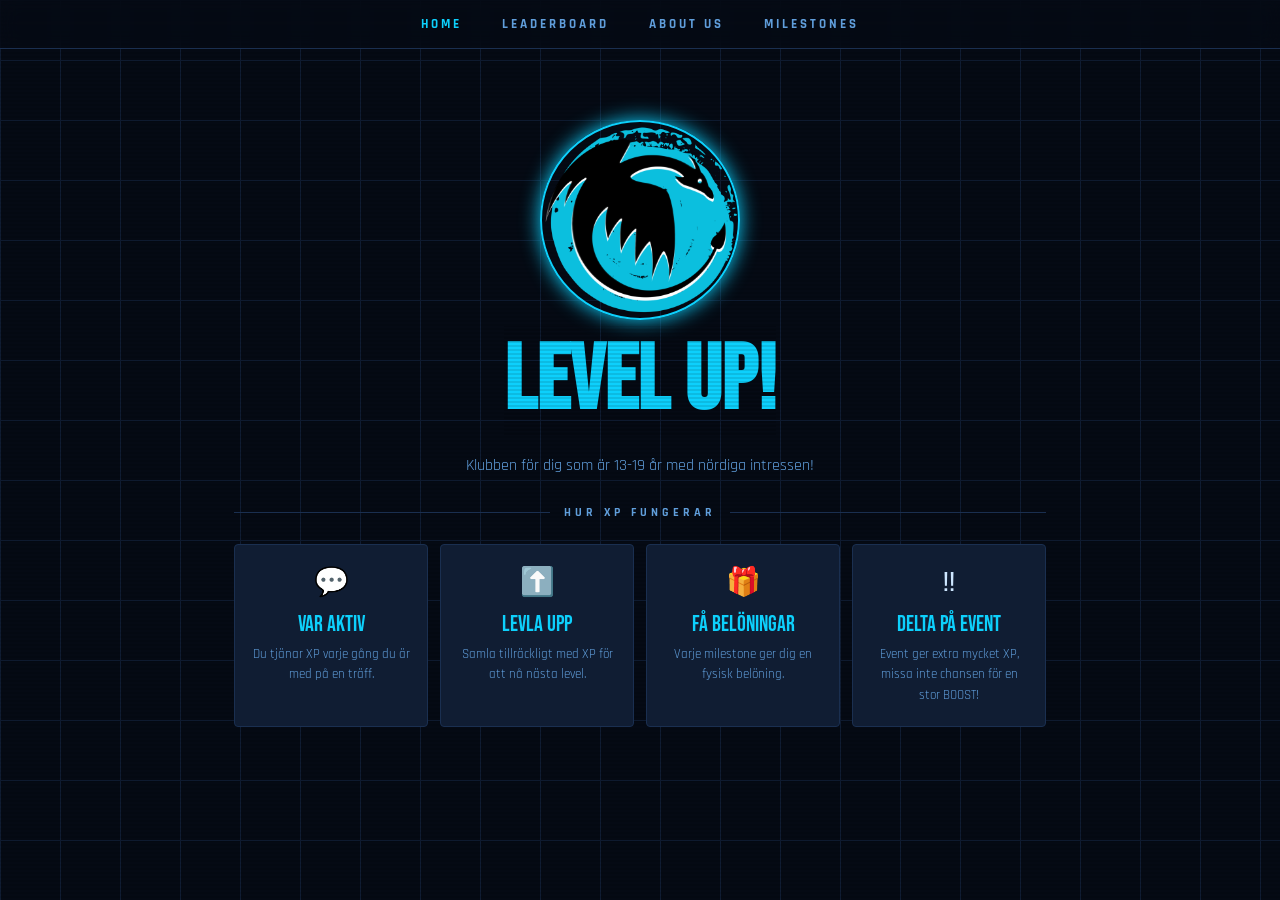
<file: index.html>
<!doctype html>
<html lang="en">
  <head>
    <meta charset="UTF-8" />
    <meta name="viewport" content="width=device-width, initial-scale=1.0" />
    <link rel="preconnect" href="https://fonts.googleapis.com" />
    <link rel="preconnect" href="https://fonts.gstatic.com" crossorigin />
    <link
      href="https://fonts.googleapis.com/css2?family=Bebas+Neue&family=Rajdhani:wght@400;700&display=swap"
      rel="stylesheet"
    />
    <link rel="stylesheet" href="css/style.css" />
    <title>LEVEL UP! - Home</title>
    <link rel="icon" type="image/x-icon" href="img/leveluplogo.png">
  </head>
  <body>
    <div id="wrapperHome">
    <nav>
      <a href="index.html" class="active">Home</a>
      <a href="leaderboard.html">Leaderboard</a>
      <a href="aboutus.html">About us</a>
      <a href="milestones.html">Milestones</a>
    </nav>
    <main id="home">
      <div class="hero">
        <div class="hero-logo">
          <img src="img/leveluplogo.png" alt="LEVEL UP! logo" />
        </div>
        <h1 class="crt">LEVEL UP!</h1>
        <p class="hero-desc">
          Klubben för dig som är 13-19 år med nördiga intressen!
        </p>
      </div>
      <div class="xp-section">
        <div class="section-label">Hur XP fungerar</div>
        <div class="xp-cards">
          <div class="xp-card">
            <div class="xp-card-icon">💬</div>
            <div class="xp-card-title">Var aktiv</div>
            <div class="xp-card-desc">
              Du tjänar XP varje gång du är med på en träff.
            </div>
          </div>
          <div class="xp-card">
            <div class="xp-card-icon">⬆️</div>
            <div class="xp-card-title">Levla upp</div>
            <div class="xp-card-desc">
              Samla tillräckligt med XP för att nå nästa level.
            </div>
          </div>
          <div class="xp-card">
            <div class="xp-card-icon">🎁</div>
            <div class="xp-card-title">Få belöningar</div>
            <div class="xp-card-desc">
              Varje milestone ger dig en fysisk belöning.
            </div>
          </div>
          <div class="xp-card">
            <div class="xp-card-icon">‼️</div>
            <div class="xp-card-title">Delta på event</div>
            <div class="xp-card-desc">
              Event ger extra mycket XP, missa inte chansen för en stor BOOST!
            </div>
          </div>
        </div>
      </div>
    </main>
    </div>
  </body>
</html>
</file>
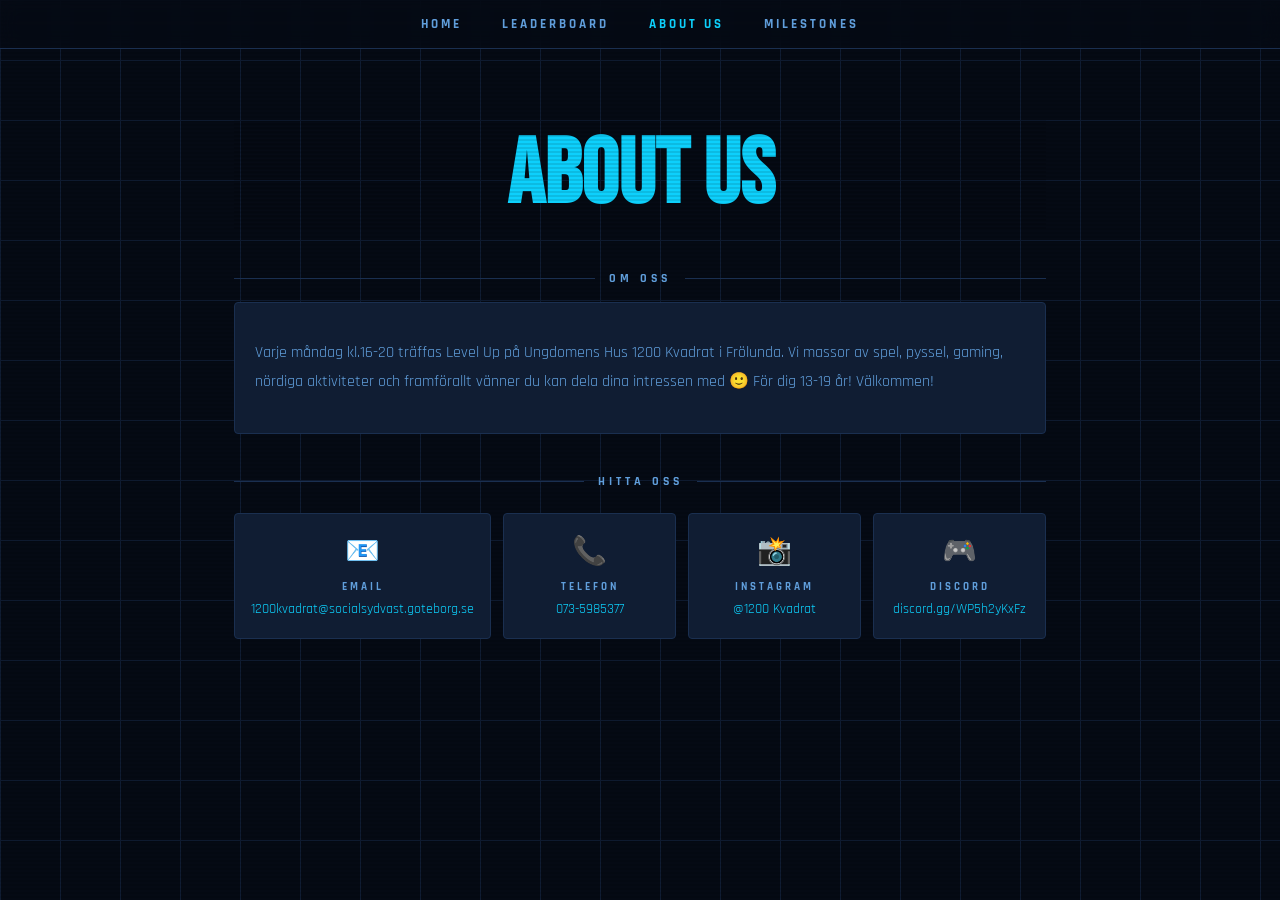
<file: aboutus.html>
<!doctype html>
<html lang="en">
<head>
  <meta charset="UTF-8" />
  <meta name="viewport" content="width=device-width, initial-scale=1.0" />
  <link rel="preconnect" href="https://fonts.googleapis.com" />
  <link rel="preconnect" href="https://fonts.gstatic.com" crossorigin />
  <link href="https://fonts.googleapis.com/css2?family=Bebas+Neue&family=Rajdhani:wght@400;700&display=swap" rel="stylesheet" />
  <link rel="stylesheet" href="css/style.css" />
  <title>LEVEL UP! - About us</title>
  <link rel="icon" type="image/x-icon" href="img/leveluplogo.png">
</head>
<body>
  <div id="wrapperAboutus">
  <nav>
    <a href="index.html" >Home</a>
    <a href="leaderboard.html">Leaderboard</a>
    <a href="aboutus.html" class="active">About us</a>
    <a href="milestones.html">Milestones</a>
  </nav>
  <main id="contacts">
    <div class="contacts-hero">
  <h1 class="crt">About us</h1>
  <p class="hero-desc"></p>
</div>

<div class="section-label">Om oss</div>
<div class="about-box">
  <p>Varje måndag kl.16-20 träffas Level Up på Ungdomens Hus 1200 Kvadrat i Frölunda. Vi massor av spel, pyssel, gaming, nördiga aktiviteter och framförallt vänner du kan dela dina intressen med 🙂 För dig 13-19 år! Välkommen!</p>
</div>

<div class="section-label">Hitta oss</div>
<div class="contact-cards">
  <a href="mailto:1200kvadrat@socialsydvast.goteborg.se" class="contact-card">
    <div class="contact-icon">📧</div>
    <div class="contact-label">Email</div>
    <div class="contact-value">1200kvadrat@socialsydvast.goteborg.se</div>
  </a>
  <a href="tel:0735985377" class="contact-card">
    <div class="contact-icon">📞</div>
    <div class="contact-label">Telefon</div>
    <div class="contact-value">073-5985377</div>
  </a>
  <a href="https://instagram.com/1200 Kvadrat" class="contact-card">
    <div class="contact-icon">📸</div>
    <div class="contact-label">Instagram</div>
    <div class="contact-value">@1200 Kvadrat</div>
  </a>
  <a href="https://discord.gg/WP5h2yKxFz" class="contact-card">
    <div class="contact-icon">🎮</div>
    <div class="contact-label">Discord</div>
    <div class="contact-value">discord.gg/WP5h2yKxFz</div>
  </a>
</div>
  </main>
  </div>
</body>
</html>
</file>
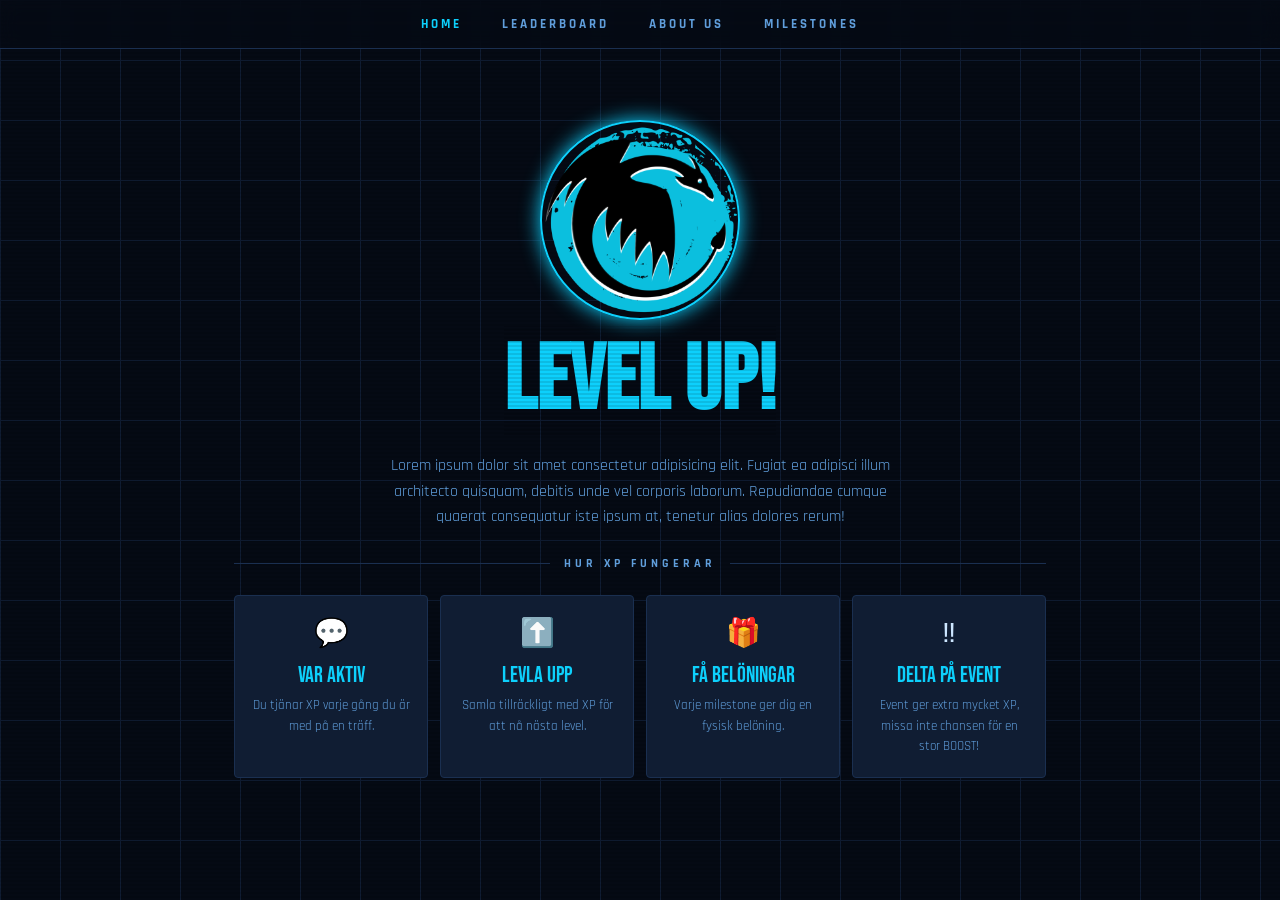
<file: home.html>
<!doctype html>
<html lang="en">
  <head>
    <meta charset="UTF-8" />
    <meta name="viewport" content="width=device-width, initial-scale=1.0" />
    <link rel="preconnect" href="https://fonts.googleapis.com" />
    <link rel="preconnect" href="https://fonts.gstatic.com" crossorigin />
    <link
      href="https://fonts.googleapis.com/css2?family=Bebas+Neue&family=Rajdhani:wght@400;700&display=swap"
      rel="stylesheet"
    />
    <link rel="stylesheet" href="css/style.css" />
    <title>LEVEL UP! - Home</title>
  </head>
  <body>
    <nav>
      <a href="home.html" class="active">Home</a>
      <a href="leaderboard.html">Leaderboard</a>
      <a href="aboutus.html">About us</a>
      <a href="milestones.html">Milestones</a>
    </nav>
    <main id="home">
      <div class="hero">
        <div class="hero-logo">
          <img src="img/leveluplogo.png" alt="LEVEL UP! logo" />
        </div>
        <h1 class="crt">LEVEL UP!</h1>
        <p class="hero-desc">
          Lorem ipsum dolor sit amet consectetur adipisicing elit. Fugiat ea
          adipisci illum architecto quisquam, debitis unde vel corporis laborum.
          Repudiandae cumque quaerat consequatur iste ipsum at, tenetur alias
          dolores rerum!
        </p>
      </div>
      <div class="xp-section">
        <div class="section-label">Hur XP fungerar</div>
        <div class="xp-cards">
          <div class="xp-card">
            <div class="xp-card-icon">💬</div>
            <div class="xp-card-title">Var aktiv</div>
            <div class="xp-card-desc">
              Du tjänar XP varje gång du är med på en träff.
            </div>
          </div>
          <div class="xp-card">
            <div class="xp-card-icon">⬆️</div>
            <div class="xp-card-title">Levla upp</div>
            <div class="xp-card-desc">
              Samla tillräckligt med XP för att nå nästa level.
            </div>
          </div>
          <div class="xp-card">
            <div class="xp-card-icon">🎁</div>
            <div class="xp-card-title">Få belöningar</div>
            <div class="xp-card-desc">
              Varje milestone ger dig en fysisk belöning.
            </div>
          </div>
          <div class="xp-card">
            <div class="xp-card-icon">‼️</div>
            <div class="xp-card-title">Delta på event</div>
            <div class="xp-card-desc">
              Event ger extra mycket XP, missa inte chansen för en stor BOOST!
            </div>
          </div>
        </div>
      </div>
    </main>
  </body>
</html>
</file>
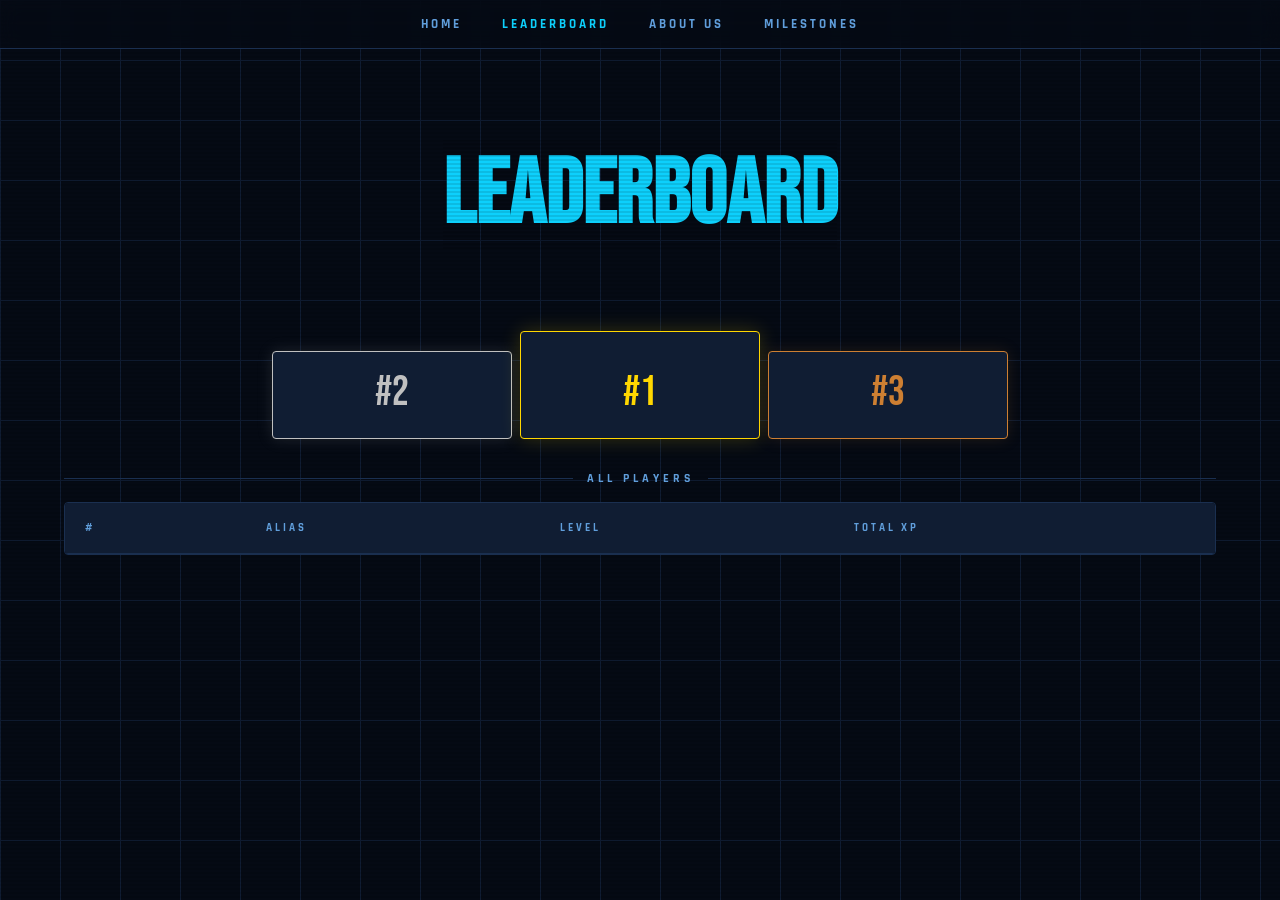
<file: leaderboard.html>
<!doctype html>
<html lang="en">
  <head>
    <meta charset="UTF-8" />
    <meta name="viewport" content="width=device-width, initial-scale=1.0" />

    <link rel="preconnect" href="https://fonts.googleapis.com" />
    <link rel="preconnect" href="https://fonts.gstatic.com" crossorigin />
    <link
      href="https://fonts.googleapis.com/css2?family=Bebas+Neue&family=Rajdhani:wght@400;700&display=swap"
      rel="stylesheet"
    />

    <link rel="stylesheet" href="css/style.css" />
    <title>LEVEL UP! - Leaderboard</title>
    <link rel="icon" type="image/x-icon" href="img/leveluplogo.png" />
  </head>

  <body>
    <nav>
      <a href="index.html">Home</a>
      <a href="leaderboard.html" class="active">Leaderboard</a>
      <a href="aboutus.html">About us</a>
      <a href="milestones.html">Milestones</a>
    </nav>
    <div id="wrapperLeaderboard">
      <div id="containterLeaderboard">
        <div class="leaderboard-hero">
          <h1 class="crt">Leaderboard</h1>
        </div>
        <section>
          <div class="podium">
            <div class="podium-card rank-2">
              <div class="podium-rank">#2</div>
              <div class="podium-name"></div>
              <div class="podium-xp"></div>
            </div>
            <div class="podium-card rank-1">
              <div class="podium-rank">#1</div>
              <div class="podium-name"></div>
              <div class="podium-xp"></div>
            </div>
            <div class="podium-card rank-3">
              <div class="podium-rank">#3</div>
              <div class="podium-name"></div>
              <div class="podium-xp"></div>
            </div>
          </div>
        </section>
        <main>
          <div class="section-label">All Players</div>
          <div class="table-wrap">
            <table id="xpInfo">
              <thead id="xpHead">
                <tr>
                  <th>#</th>
                  <th>Alias</th>
                  <th>Level</th>
                  <th>Total XP</th>
                </tr>
              </thead>
              <tbody class="tbody"></tbody>
            </table>
          </div>
        </main>
      </div>
      <script src="js/script.js"></script>
    </div>
  </body>
</html>
</file>
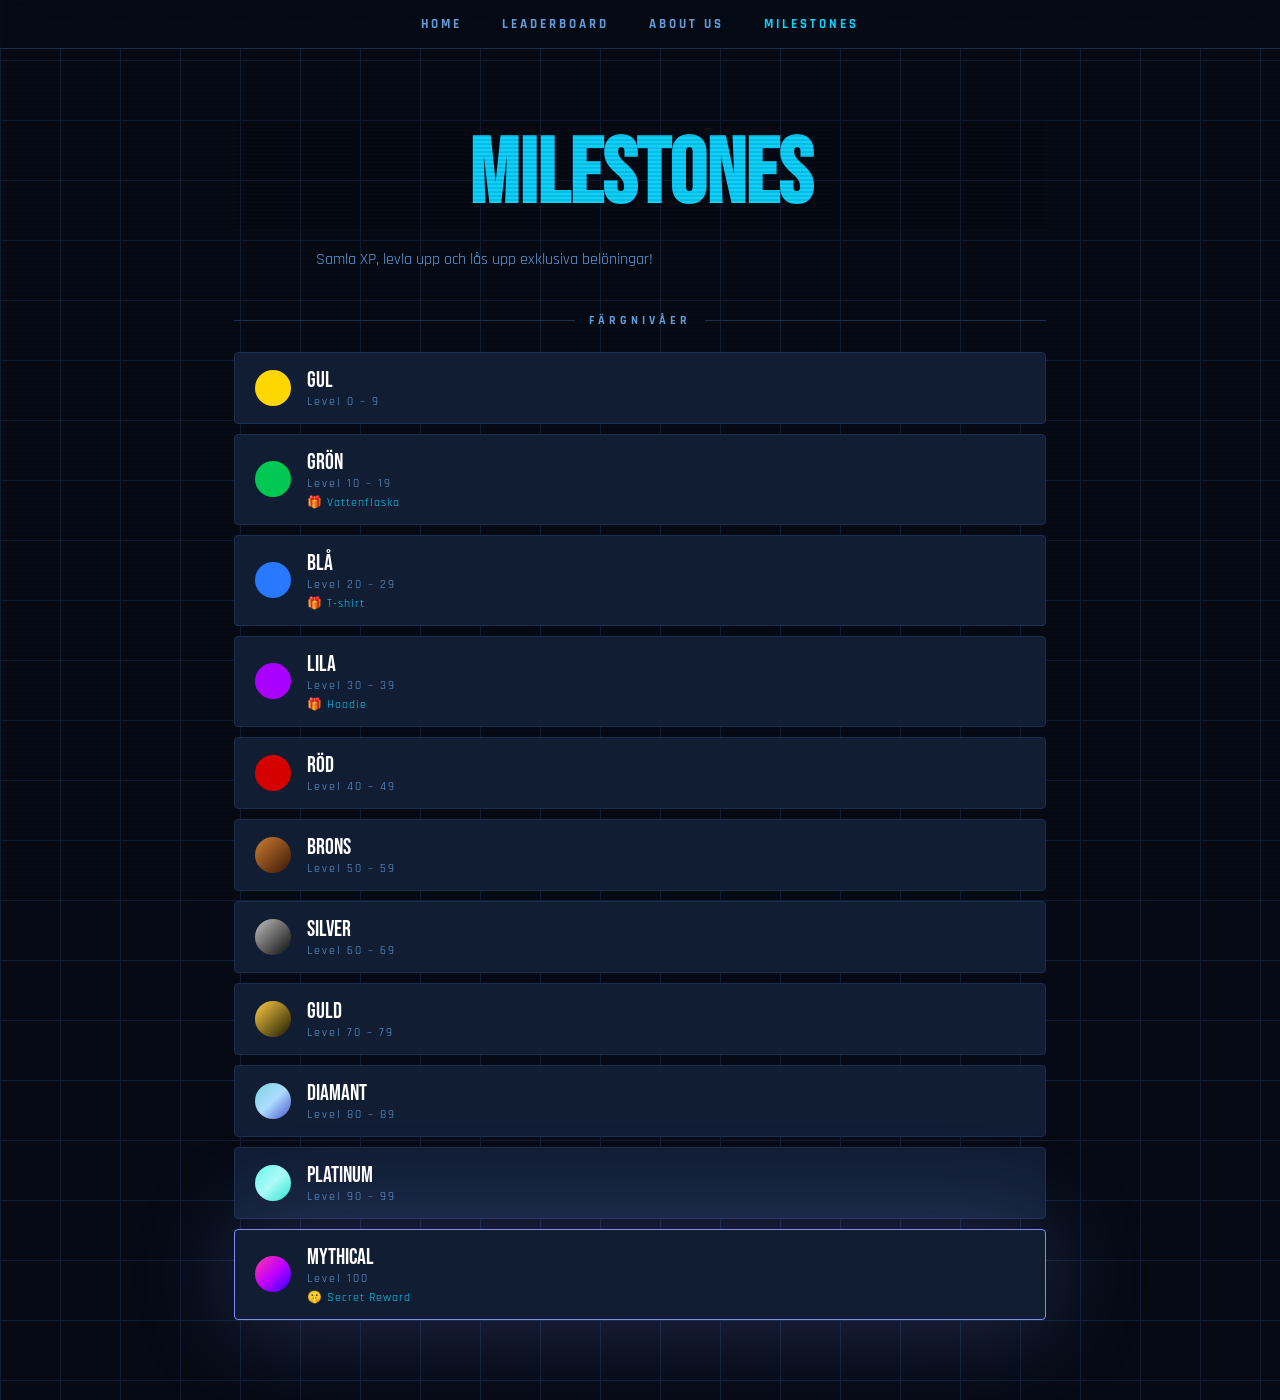
<file: milestones.html>
<!doctype html>
<html lang="en">
<head>
  <meta charset="UTF-8" />
  <meta name="viewport" content="width=device-width, initial-scale=1.0" />
  <link rel="preconnect" href="https://fonts.googleapis.com" />
  <link rel="preconnect" href="https://fonts.gstatic.com" crossorigin />
  <link href="https://fonts.googleapis.com/css2?family=Bebas+Neue&family=Rajdhani:wght@400;700&display=swap" rel="stylesheet" />
  <link rel="stylesheet" href="css/style.css" />
  <title>LEVEL UP! - Milestones</title>
  <link rel="icon" type="image/x-icon" href="img/leveluplogo.png">
</head>
<body>
  <div id="wrapperMilestones">
  <nav>
    <a href="index.html" >Home</a>
    <a href="leaderboard.html">Leaderboard</a>
    <a href="aboutus.html">About us</a>
    <a href="milestones.html" class="active">Milestones</a>
  </nav>
  <main id="milestones">
    <div class="milestones-hero">
  <h1 class="crt">Milestones</h1>
  <p class="hero-desc">Samla XP, levla upp och lås upp exklusiva belöningar!</p>
</div>

<div class="section-label">Färgnivåer</div>
<div class="milestone-cards">

  <div class="milestone-card">
    <div class="milestone-color yellow"></div>
    <div class="milestone-info">
      <div class="milestone-name">Gul</div>
      <div class="milestone-levels">Level 0 – 9</div>
    </div>
  </div>

  <div class="milestone-card">
    <div class="milestone-color green"></div>
    <div class="milestone-info">
      <div class="milestone-name">Grön</div>
      <div class="milestone-levels">Level 10 – 19</div>
      <div class="milestone-reward">🎁 Vattenflaska</div>
    </div>
  </div>

  <div class="milestone-card">
    <div class="milestone-color blue"></div>
    <div class="milestone-info">
      <div class="milestone-name">Blå</div>
      <div class="milestone-levels">Level 20 – 29</div>
      <div class="milestone-reward">🎁 T-shirt</div>
    </div>
  </div>

  <div class="milestone-card">
    <div class="milestone-color purple"></div>
    <div class="milestone-info">
      <div class="milestone-name">Lila</div>
      <div class="milestone-levels">Level 30 – 39</div>
      <div class="milestone-reward">🎁 Hoodie</div>
    </div>
  </div>

  <div class="milestone-card">
    <div class="milestone-color red"></div>
    <div class="milestone-info">
      <div class="milestone-name">Röd</div>
      <div class="milestone-levels">Level 40 – 49</div>
    </div>
  </div>

  <div class="milestone-card">
    <div class="milestone-color bronze"></div>
    <div class="milestone-info">
      <div class="milestone-name">Brons</div>
      <div class="milestone-levels">Level 50 – 59</div>
    </div>
  </div>

  <div class="milestone-card">
    <div class="milestone-color silver"></div>
    <div class="milestone-info">
      <div class="milestone-name">Silver</div>
      <div class="milestone-levels">Level 60 – 69</div>
    </div>
  </div>

  <div class="milestone-card">
    <div class="milestone-color gold"></div>
    <div class="milestone-info">
      <div class="milestone-name">Guld</div>
      <div class="milestone-levels">Level 70 – 79</div>
    </div>
  </div>

  <div class="milestone-card">
    <div class="milestone-color diamond"></div>
    <div class="milestone-info">
      <div class="milestone-name">Diamant</div>
      <div class="milestone-levels">Level 80 – 89</div>
    </div>
  </div>

  <div class="milestone-card">
    <div class="milestone-color platinum"></div>
    <div class="milestone-info">
      <div class="milestone-name">Platinum</div>
      <div class="milestone-levels">Level 90 – 99</div>
    </div>
  </div>

  <div class="milestone-card mythical-card">
    <div class="milestone-color mythical"></div>
    <div class="milestone-info">
      <div class="milestone-name">Mythical</div>
      <div class="milestone-levels">Level 100</div>
      <div class="milestone-reward">🤫 Secret Reward</div>
    </div>
  </div>

</div>
  </main>
  </div>
</body>
</html>
</file>
<file: css/style.css>
:root {
    --bg: #050a14;
    --cyan: #0dd0fc;
    --panel: #101d33;
    --text: #cde6ff;
    --bread: #609edb;
}

main {
    animation: fadeUp 0.7s 0.2s ease both;
}

*,
*::before,
*::after {
    box-sizing: border-box;
}

body {
    font-family: 'Rajdhani', sans-serif;
    font-size: 16px;
    background-color: var(--bg);
    color: var(--text);
    background-image:
        linear-gradient(var(--panel) 1px, transparent 1px),
        linear-gradient(90deg, var(--panel) 1px, transparent 1px);
    background-size: 60px 60px;
    margin: 0;
    overflow-x: hidden;
}

body::before {
    content: '';
    position: fixed;
    inset: 0;
    background: repeating-linear-gradient(0deg,
            transparent,
            transparent 2px,
            rgba(0, 0, 0, 0.08) 2px,
            rgba(0, 0, 0, 0.08) 4px);
    pointer-events: none;
}

body::-webkit-scrollbar {
    width: 6px;
}

body::-webkit-scrollbar-track {
    background: var(--bg);
}

body::-webkit-scrollbar-thumb {
    background: var(--cyan);
    border-radius: 3px;
    box-shadow:
        0 0 6px var(--cyan),
        0 0 12px var(--cyan),
        0 0 20px var(--cyan);
}

/* --------------wrappers*/
#wrapperAboutus,
#wrapperHome,
#wrapperLeaderboard,
#wrapperMilestones,
#wrappperMilestones {
    width: 100%;
    max-width: 1200px;
    padding: 0;
    margin: 0 auto;
    overflow-x: hidden;
}

/* ------------nav*/
nav {
    position: fixed;
    top: 0;
    left: 0;
    right: 0;
    display: flex;
    justify-content: center;
    flex-wrap: wrap;
    gap: 16px;
    padding: 12px 16px;
    background: rgba(5, 10, 20, 0.8);
    backdrop-filter: blur(10px);
    border-bottom: 1px solid #1a2f50;
    z-index: 100;
}

nav a {
    font-family: 'Rajdhani', sans-serif;
    font-size: 12px;
    font-weight: 700;
    letter-spacing: 2px;
    text-transform: uppercase;
    color: var(--bread);
    text-decoration: none;
    transition: color 0.2s;
}

nav a:hover {
    color: var(--cyan);
}

nav a.active {
    color: var(--cyan);
}

/* ---------------leaderboard layout*/
#containterLeaderboard {
    display: grid;
    grid-template-rows: auto auto 1fr;
    grid-template-areas:
        "hd"
        "se"
        "mn";
    width: 100%;
    max-width: 1200px;
    margin: 0 auto;
    padding: 0 16px;
}

.leaderboard-hero {
    grid-area: hd;
    display: flex;
    justify-content: center;
    padding: 100px 16px 40px;
}

.leaderboard-hero h1 {
    font-family: 'Bebas Neue', sans-serif;
    font-size: clamp(48px, 12vw, 92px);
    color: var(--cyan);
    animation: fadeDown 0.6s ease both, pulse-glow 4s ease-in-out infinite;
    margin: 0;
    text-align: center;
}

/* --------------Podium se*/
section {
    grid-area: se;
    height: auto;
    min-height: 160px;
    padding: 16px 0 32px;
}

.podium {
    display: flex;
    justify-content: center;
    align-items: flex-end;
    gap: 8px;
    height: 100%;
    animation: fadeUp 0.7s 0.2s ease both;
}

.podium-card {
    flex: 1;
    min-width: 0;
    max-width: 240px;
    border-radius: 4px;
    padding: 12px 8px;
    text-align: center;
    border: 1px solid #1a2f50;
    background: var(--panel);
    word-break: break-word;
}

.rank-1 {
    padding-top: 28px;
    border-color: #ffd700;
    box-shadow: 0 0 20px rgba(255, 215, 0, 0.2);
}

.rank-2 {
    border-color: #c0c0c0;
    box-shadow: 0 0 16px rgba(192, 192, 192, 0.15);
}

.rank-3 {
    border-color: #cd7f32;
    box-shadow: 0 0 16px rgba(205, 127, 50, 0.15);
}

.podium-rank {
    font-family: 'Bebas Neue', sans-serif;
    font-size: clamp(24px, 6vw, 42px);
    line-height: 1;
    margin-bottom: 4px;
}

.rank-1 .podium-rank {
    color: #ffd700;
}

.rank-2 .podium-rank {
    color: #c0c0c0;
}

.rank-3 .podium-rank {
    color: #cd7f32;
}

.podium-name {
    font-size: clamp(12px, 3vw, 18px);
    font-weight: 700;
    color: #fff;
    margin-bottom: 4px;
}

.podium-xp {
    font-family: 'Bebas Neue', sans-serif;
    font-size: clamp(14px, 4vw, 24px);
    color: var(--cyan);
}

/*------------------Table stuff */
main {
    grid-area: mn;
    padding: 0 0 80px;
}

.table-wrap {
    border: 1px solid #1a2f50;
    border-radius: 4px;
    overflow-x: auto;
    -webkit-overflow-scrolling: touch;
}

table {
    width: 100%;
    min-width: 360px;
    border-collapse: collapse;
}

thead tr {
    background: var(--panel);
    border-bottom: 1px solid #1a2f50;
}

th {
    padding: 10px 12px;
    font-size: 10px;
    font-weight: 700;
    letter-spacing: 2px;
    color: var(--bread);
    text-transform: uppercase;
    text-align: left;
    white-space: nowrap;
}

tr {
    background-color: var(--panel);
    height: 50px;
}

td {
    background-color: transparent;
    padding: 10px 12px;
    color: var(--text);
    font-size: 14px;
}

tbody tr {
    border-bottom: 1px solid #1a2f50;
    transition: background 0.15s;
}

tbody tr:hover {
    background: rgba(13, 208, 252, 0.1);
}

.xp-bar-wrap {
    width: 60px;
    height: 4px;
    background: #1a2f50;
    border-radius: 2px;
    margin-top: 5px;
    overflow: hidden;
}

.xp-bar {
    height: 100%;
    background: var(--cyan);
    border-radius: 2px;
}

/* ----------section label*/
.section-label {
    display: flex;
    align-items: center;
    gap: 14px;
    margin-bottom: 16px;
    font-size: 12px;
    font-weight: 700;
    letter-spacing: 4px;
    color: var(--bread);
    text-transform: uppercase;
}

.section-label::before,
.section-label::after {
    content: '';
    flex: 1;
    height: 1px;
    background: #1a2f50;
}

/* crt*/
.crt {
    position: relative;
}

.crt::before {
    content: '';
    position: absolute;
    inset: 0;
    background: repeating-linear-gradient(0deg,
            transparent,
            transparent 2px,
            rgba(0, 0, 0, 0.1) 2px,
            rgba(0, 0, 0, 0.1) 4px);
    pointer-events: none;
    z-index: 1;
}

/* ---------------------*/
@keyframes pulse-glow {
    0% {
        text-shadow: 0 0 2px var(--cyan), 0 0 5px var(--cyan);
    }

    50% {
        text-shadow: 0 0 5px var(--cyan), 0 0 15px var(--cyan), 0 0 125px var(--cyan);
    }

    100% {
        text-shadow: 0 0 2px var(--cyan), 0 0 5px var(--cyan);
    }
}

@keyframes fadeDown {
    from {
        opacity: 0;
        transform: translateY(-20px);
    }

    to {
        opacity: 1;
        transform: translateY(0);
    }
}

@keyframes fadeUp {
    from {
        opacity: 0;
        transform: translateY(20px);
    }

    to {
        opacity: 1;
        transform: translateY(0);
    }
}

/* ----------home */
#home {
    max-width: 860px;
    margin: 0 auto;
    padding: 100px 16px 80px;
}

.hero {
    display: flex;
    flex-direction: column;
    align-items: center;
    text-align: center;
    margin-bottom: 10px;
}

.hero-logo img {
    max-width: 100%;
    width: 160px;
    height: 160px;
    border-radius: 50%;
    border: 2px solid var(--cyan);
    box-shadow: 0 0 20px var(--cyan);
}

.hero h1,
.contacts-hero h1,
.milestones-hero h1 {
    font-family: 'Bebas Neue', sans-serif;
    font-size: clamp(48px, 12vw, 92px);
    color: var(--cyan);
    animation: fadeDown 0.6s ease both, pulse-glow 4s ease-in-out infinite;
    margin: 0;
}

.hero-desc {
    font-size: 16px;
    color: var(--bread);
    max-width: 500px;
    line-height: 1.6;
}

.xp-cards {
    display: flex;
    flex-wrap: wrap;
    gap: 12px;
    margin-top: 24px;
}

.xp-card {
    flex: 1 1 140px;
    background: var(--panel);
    border: 1px solid #1a2f50;
    border-radius: 4px;
    padding: 20px 16px;
    text-align: center;
}

.xp-card-icon {
    font-size: 28px;
    margin-bottom: 10px;
}

.xp-card-title {
    font-family: 'Bebas Neue', sans-serif;
    font-size: 22px;
    color: var(--cyan);
    margin-bottom: 6px;
}

.xp-card-desc {
    font-size: 13px;
    color: var(--bread);
    line-height: 1.6;
}

/* ------------------------about us */
#contacts {
    max-width: 860px;
    margin: 0 auto;
    padding: 100px 16px 80px;
}

.contacts-hero {
    text-align: center;
    margin-bottom: 40px;
}

.about-box {
    background: var(--panel);
    border: 1px solid #1a2f50;
    border-radius: 4px;
    padding: 20px;
    margin: 16px 0 40px;
    color: var(--bread);
    line-height: 1.8;
    font-size: 16px;
}

.contact-cards {
    display: flex;
    flex-wrap: wrap;
    gap: 12px;
    margin-top: 24px;
}

.contact-card {
    flex: 1 1 140px;
    background: var(--panel);
    border: 1px solid #1a2f50;
    border-radius: 4px;
    padding: 20px 16px;
    text-align: center;
    text-decoration: none;
    transition: border-color 0.2s, box-shadow 0.2s;
}

.contact-card:hover {
    border-color: var(--cyan);
    box-shadow: 0 0 12px rgba(13, 208, 252, 0.2);
}

.contact-icon {
    font-size: 28px;
    margin-bottom: 10px;
}

.contact-label {
    font-size: 11px;
    font-weight: 700;
    letter-spacing: 3px;
    color: var(--bread);
    text-transform: uppercase;
    margin-bottom: 6px;
}

.contact-value {
    font-size: 14px;
    color: var(--cyan);
}

#milestones {
    max-width: 860px;
    margin: 0 auto;
    padding: 100px 16px 80px;
}

.milestones-hero {
    text-align: center;
    margin-bottom: 40px;
}

.milestone-cards {
    display: flex;
    flex-direction: column;
    gap: 10px;
    margin-top: 24px;
}

.milestone-card {
    display: flex;
    align-items: center;
    gap: 16px;
    background: var(--panel);
    border: 1px solid #1a2f50;
    border-radius: 4px;
    padding: 14px 20px;
    transition: border-color 0.2s, box-shadow 0.2s;
}

.milestone-card:hover {
    border-color: var(--cyan);
    box-shadow: 0 0 12px rgba(13, 208, 252, 0.15);
}

.milestone-color {
    width: 36px;
    height: 36px;
    border-radius: 50%;
    flex-shrink: 0;
}

.milestone-name {
    font-family: 'Bebas Neue', sans-serif;
    font-size: 22px;
    color: #fff;
}

.milestone-levels {
    font-size: 12px;
    color: var(--bread);
    letter-spacing: 2px;
}

.milestone-reward {
    font-size: 12px;
    color: var(--cyan);
    margin-top: 4px;
    letter-spacing: 1px;
}

.mythical-card {
    position: relative;
    overflow: hidden;
    border-color: #818cf8;
    box-shadow: 0 0 100px rgba(129, 140, 248, 0.3);
}


.yellow {
    background: #ffd700;
}

.green {
    background: #00c853;
}

.blue {
    background: #2979ff;
}

.purple {
    background: #aa00ff;
}

.red {
    background: #d50000;
}

.bronze {
    background: linear-gradient(135deg, #cd7f32, #3a1606);
}

.silver {
    background: linear-gradient(135deg, #c0c0c0, #0c0c0c);
}

.gold {
    background: linear-gradient(135deg, #ffcd45, #1d1a00);
}

.diamond {
    background: linear-gradient(135deg, #76d3dd, #afdbff, #4754cc);
}

.platinum {
    background: linear-gradient(135deg, #67f9ed, #affff8, #22eecc);
}

.mythical {
    background: linear-gradient(135deg, #ff399f, #c300ff, #2f00ff);
}

@media (min-width: 480px) {
    nav {
        gap: 28px;
    }

    #containterLeaderboard {
        padding: 0 20px;
    }

    th,
    td {
        padding: 12px 16px;
    }
}

@media (min-width: 768px) {
    nav {
        gap: 40px;
        padding: 16px;
    }

    nav a {
        font-size: 13px;
        letter-spacing: 3px;
    }

    .leaderboard-hero {
        padding: 140px 24px 60px;
    }

    #containterLeaderboard {
        padding: 0 24px;
    }

    th {
        padding: 12px 20px;
        font-size: 11px;
        letter-spacing: 3px;
    }

    td {
        padding: 14px 20px;
        font-size: 16px;
    }

    .podium-card {
        padding: 20px 16px;
    }

    .rank-1 {
        padding-top: 40px;
    }

    .hero-logo img {
        width: 200px;
        height: 200px;
    }

    #home,
    #contacts,
    #milestones {
        padding: 120px 24px 80px;
    }
}
</file>
